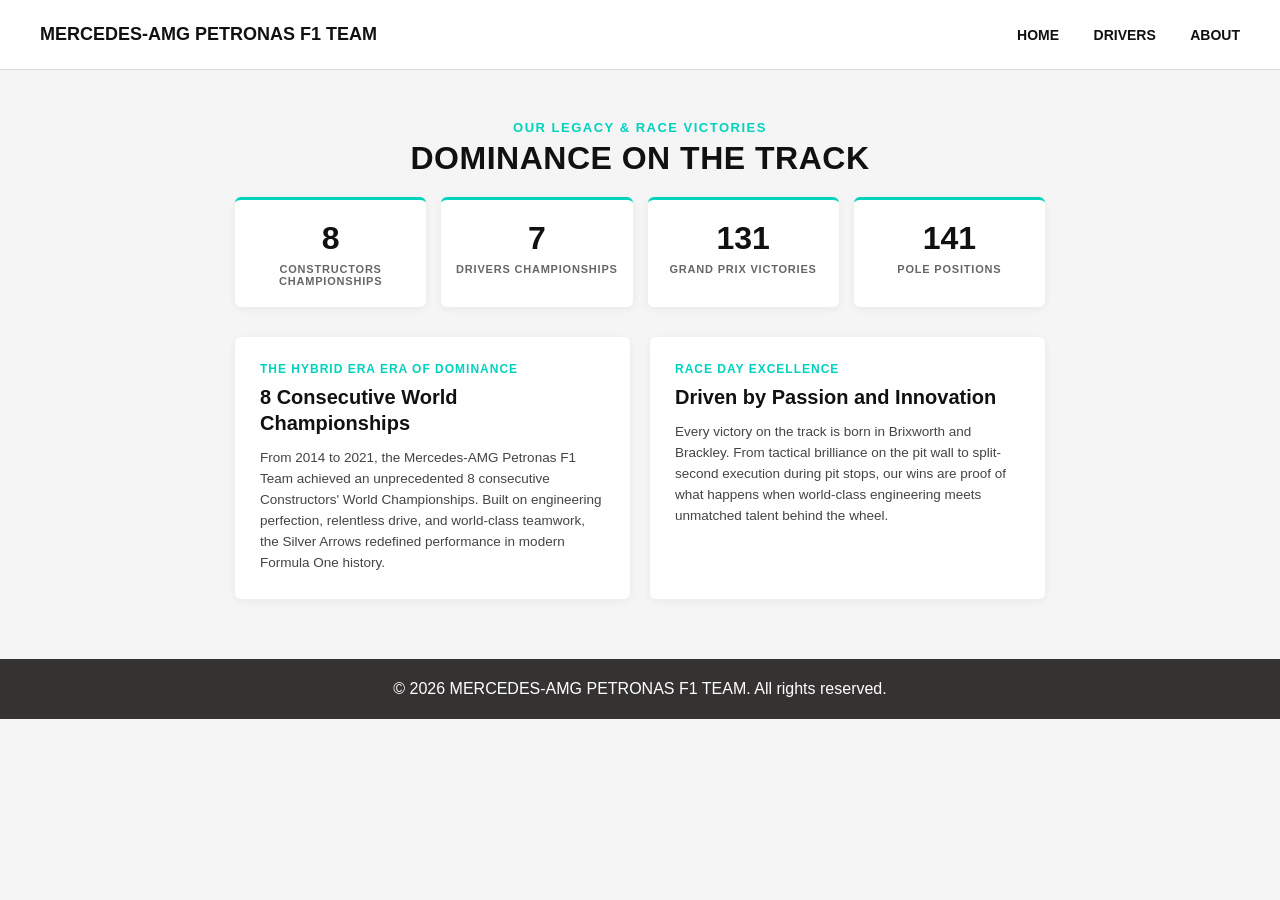
<file: about.html>
<!DOCTYPE html>
<html lang="en">
<head>
    <meta charset="UTF-8">
    <meta name="viewport" content="width=device-width, initial-scale=1.0">

    <title>About & Victories | Mercedes F1</title>
    <link rel="stylesheet" href="Mercedes.css">
</head>
<body>
    <nav>
        <h2>MERCEDES-AMG PETRONAS F1 TEAM</h2>
        <div>
            <a href="index.html">HOME</a>
            <a href="drivers.html">DRIVERS</a>
            <a href="about.html">ABOUT</a>
        </div>
    </nav>

    <main>
        <section class="about-header">
            <p>OUR LEGACY & RACE VICTORIES</p>
            <h1>DOMINANCE ON THE TRACK</h1>
        </section>

        
        <section class="stats-section">
            <div class="stat-box">
                <h2>8</h2>
                <p>CONSTRUCTORS CHAMPIONSHIPS</p>
            </div>
            <div class="stat-box">
                <h2>7</h2>
                <p>DRIVERS CHAMPIONSHIPS</p>
            </div>
            <div class="stat-box">
                <h2>131</h2>
                <p>GRAND PRIX VICTORIES</p>
            </div>
            <div class="stat-box">
                <h2>141</h2>
                <p>POLE POSITIONS</p>
            </div>
        </section>

        <section class="about-content">
            <div class="about-card">
                <div class="about-info">
                    <p class="subtitle">THE HYBRID ERA ERA OF DOMINANCE</p>
                    <h2>8 Consecutive World Championships</h2>
                    <p class="description">
                        From 2014 to 2021, the Mercedes-AMG Petronas F1 Team achieved an unprecedented 8 consecutive Constructors' World Championships. Built on engineering perfection, relentless drive, and world-class teamwork, the Silver Arrows redefined performance in modern Formula One history.
                    </p>
                </div>
            </div>

            <div class="about-card">
                <div class="about-info">
                    <p class="subtitle">RACE DAY EXCELLENCE</p>
                    <h2>Driven by Passion and Innovation</h2>
                    <p class="description">
                        Every victory on the track is born in Brixworth and Brackley. From tactical brilliance on the pit wall to split-second execution during pit stops, our wins are proof of what happens when world-class engineering meets unmatched talent behind the wheel.
                    </p>
                </div>
            </div>
        </section>
    </main>

    <footer>
        <p>&copy; 2026 MERCEDES-AMG PETRONAS F1 TEAM. All rights reserved.</p>
    </footer>
</body>
</html>
</file>
<file: Mercedes.css>
* {
    box-sizing: border-box;
}
body {
    margin: 0;
    font-family: Arial, sans-serif;
    background-color: #f5f5f5;
    color: #111111;
}

nav {
    height: 70px;
    padding: 0 40px;
    display: flex;
    align-items: center;
    justify-content: space-between;
    background-color: white;
    border-bottom: 1px solid #dddddd;
}

nav h2 {
    font-size: 18px;
    margin: 0;
}

nav a {
    color: #111111;
    text-decoration: none;
    margin-left: 30px;
    font-size: 14px;
    font-weight: bold;
}

nav a:hover {
    color: #00d2be;
}

.hero {
    display: grid;
    grid-template-columns: 1fr 1fr 1fr;
    height: 650px;
}

.box {
    position: relative;
    display: flex;
    align-items: flex-end;
    padding: 40px;
    background-size: cover;
    background-position: center;
}

.driver-box {
    background-color: #d9d9d9;
    background-image: url("https://i.pinimg.com/736x/b3/23/a8/b323a8b10117eecd147b188df614c7f4.jpg");
}

.car-box {
    background-color: #333333;
    background-image: url("https://i.pinimg.com/736x/27/18/01/2718015dd34df4bcba54d2dc2a3abade.jpg");
}

.race-box {
    background-image: url("https://i.pinimg.com/1200x/5d/0c/c6/5d0cc6815a29a4d0edc4a8cb8e2e0ef5.jpg");
}

.content {
    background-color: rgba(0, 0, 0, 0.55);
    padding: 25px;
    color: white;
    width: 80%;
}

.content p {
    font-size: 14px;
    letter-spacing: 1px;
}

.content h1 {
    font-size: 40px;
    margin: 10px 0 20px;
}

.content a {
    display: inline-block;
    padding: 10px 18px;
    color: #00d2be;
    text-decoration: underline;
    font-weight: bold;
    font-size: 13px;
}

.content a:hover {
    background-color: white;
}

.race-box .content a {
    background-color: transparent;
    color: #00d2be;
}

footer {
    text-align: center;
    padding: 5px;
    background-color: #353232;
    color: white;
    display: flex;
    align-items: center;
    justify-content: center;
    gap: 15px;
}

.socials {
    display: flex;
    align-items: center;
    gap: 15px;
}

.social-link {
    color: white;
    display: inline-flex;
    align-items: center;
    transition: color 0.2s;
}

.social-link:hover {
    color: #00d2be;
}


.drivers-header {
    text-align: center;
    padding: 60px 20px 20px;
}

.drivers-header p {
    font-size: 14px;
    letter-spacing: 1px;
    color: #00d2be;
    font-weight: bold;
    margin: 0;
}

.drivers-header h1 {
    font-size: 36px;
    margin: 10px 0 0;
}

.drivers-grid {
    display: flex;
    flex-direction: column;
    gap: 30px;
    padding: 40px 60px 80px;
    max-width: 1000px;
    margin: 0 auto;
}

.driver-card {
    display: flex;
    flex-direction: row-reverse;
    align-items: stretch;
    background-color: white;
    border-radius: 8px;
    overflow: hidden;
    box-shadow: 0 4px 12px rgba(0, 0, 0, 0.08);
}

.driver-photo {
    flex: 0 0 320px;
    background-color: #d9d9d9;
    background-size: cover;
    background-position: center;
}

.driver-info {
    flex: 1;
    padding: 25px;
    position: relative;
}

.driver-number {
    position: absolute;
    top: -55px;
    right: 25px;
    font-size: 48px;
    font-weight: bold;
    color: white;
    text-shadow: 0 2px 8px rgba(0, 0, 0, 0.4);
}

.driver-info h2 {
    margin: 0 0 5px;
    font-size: 24px;
}

.driver-nationality {
    color: #00d2be;
    font-weight: bold;
    font-size: 13px;
    letter-spacing: 1px;
    margin: 0 0 15px;
}

.driver-bio {
    font-size: 14px;
    line-height: 1.6;
    color: #444444;
    margin: 0;
}


.about-header {
    text-align: center;
    padding: 50px 20px 20px;
}

.about-header p {
    font-size: 13px;
    letter-spacing: 1.5px;
    color: #00d2be;
    font-weight: bold;
    margin: 0 0 5px;
    text-transform: uppercase;
}

.about-header h1 {
    font-size: 32px;
    margin: 0;
    color: #111111;
    letter-spacing: 0.5px;
}


.stats-section {
    display: grid;
    grid-template-columns: repeat(4, 1fr);
    gap: 15px;
    max-width: 850px;
    margin: 0 auto 30px;
    padding: 0 20px;
}

.stat-box {
    background-color: #ffffff;
    padding: 20px 10px;
    text-align: center;
    border-radius: 6px;
    box-shadow: 0 2px 8px rgba(0, 0, 0, 0.06);
    border-top: 3px solid #00d2be;
}

.stat-box h2 {
    font-size: 32px;
    margin: 0;
    color: #111111;
    font-weight: bold;
}

.stat-box p {
    font-size: 11px;
    font-weight: bold;
    letter-spacing: 0.8px;
    color: #666666;
    margin: 6px 0 0;
    text-transform: uppercase;
}

.about-content {
    display: grid;
    grid-template-columns: 1fr 1fr;
    gap: 20px;
    max-width: 850px;
    margin: 0 auto;
    padding: 0 20px 60px;
}

.about-card {
    background-color: #ffffff;
    border-radius: 6px;
    overflow: hidden;
    box-shadow: 0 2px 8px rgba(0, 0, 0, 0.06);
    display: flex;
    flex-direction: column;
}

.about-info {
    padding: 25px;
    display: flex;
    flex-direction: column;
    justify-content: flex-start;
}

.about-info .subtitle {
    color: #00d2be;
    font-weight: bold;
    font-size: 12px;
    letter-spacing: 1px;
    margin: 0 0 8px;
    text-transform: uppercase;
}

.about-info h2 {
    margin: 0 0 12px;
    font-size: 20px;
    color: #111111;
    line-height: 1.3;
}

.about-info .description {
    font-size: 13.5px;
    line-height: 1.55;
    color: #444444;
    margin: 0;
}

@media (max-width: 768px) {


    nav {
        height: auto;
        min-height: 70px;
        padding: 15px 20px;
        flex-direction: column;
        justify-content: center;
        gap: 12px;
    }

    nav h2 {
        font-size: 16px;
        text-align: center;
    }

    nav div {
        display: flex;
        justify-content: center;
        flex-wrap: wrap;
        gap: 15px;
    }

    nav a {
        margin-left: 0;
        font-size: 13px;
    }

    .hero {
        grid-template-columns: 1fr;
        height: auto;
    }

    .box {
        height: 350px;
        padding: 20px;
    }

    .driver-box {
        background-position: center 20%;
    }

    .content {
        width: 100%;
        padding: 20px;
    }

    .content p {
        font-size: 12px;
    }

    .content h1 {
        font-size: 30px;
        line-height: 1.1;
        margin: 8px 0 15px;
    }

    .content a {
        font-size: 12px;
        padding: 8px 14px;
    }


    footer {
        flex-direction: column;
        gap: 8px;
        padding: 15px;
        font-size: 12px;
    }

    .socials {
        gap: 12px;
    }


    .drivers-grid {
        padding: 20px 15px 50px;
    }

    .driver-card {
        flex-direction: column;
    }

    .driver-photo {
        flex: none;
        width: 100%;
        height: 250px;
    }

    .driver-info {
        padding: 20px;
    }

    .driver-number {
        position: static;
        font-size: 36px;
        color: #111111;
        text-shadow: none;
        margin-bottom: 5px;
    }

    .driver-info h2 {
        font-size: 21px;
    }


    .about-header {
        padding: 35px 15px 20px;
    }

    .about-header h1 {
        font-size: 26px;
    }

    .stats-section {
        grid-template-columns: repeat(2, 1fr);
        gap: 10px;
        padding: 0 15px;
    }

    .stat-box {
        padding: 18px 8px;
    }

    .stat-box h2 {
        font-size: 27px;
    }

    .about-content {
        grid-template-columns: 1fr;
        gap: 15px;
        padding: 0 15px 40px;
    }
}
</file>
